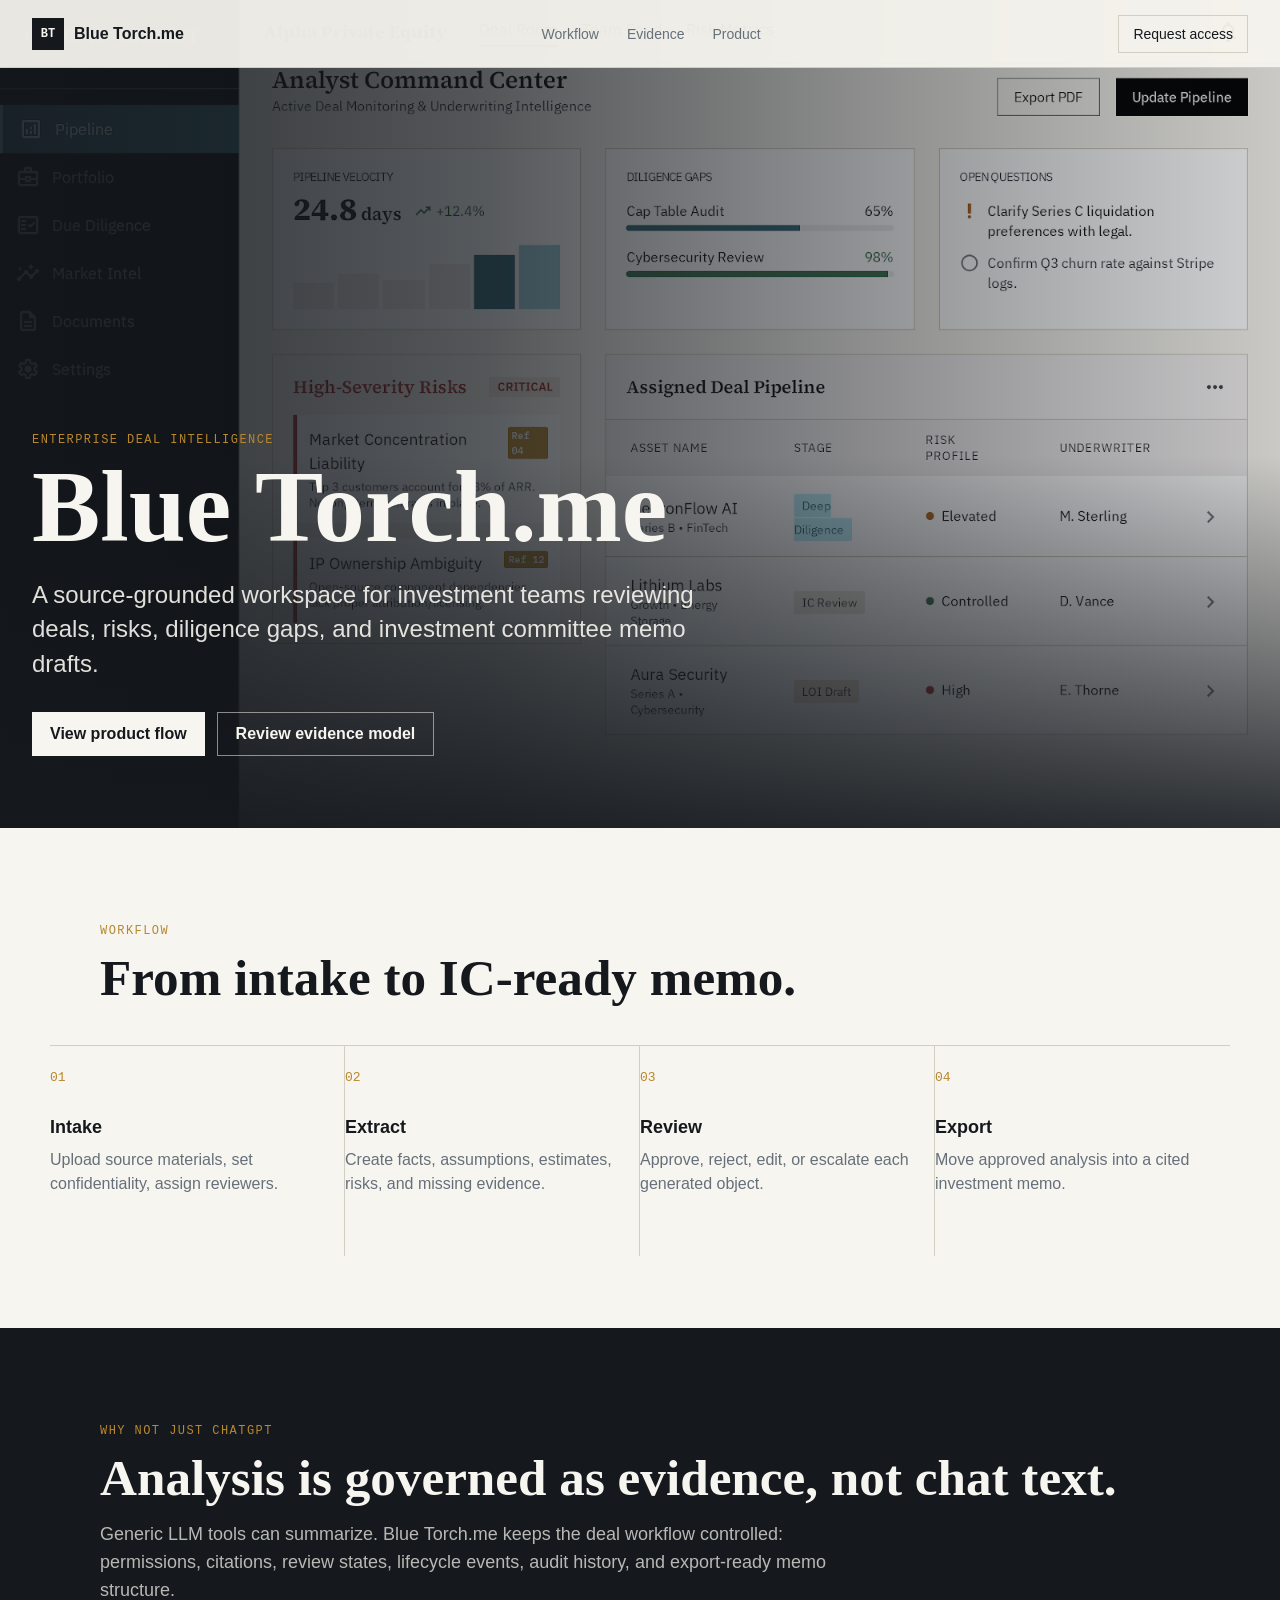
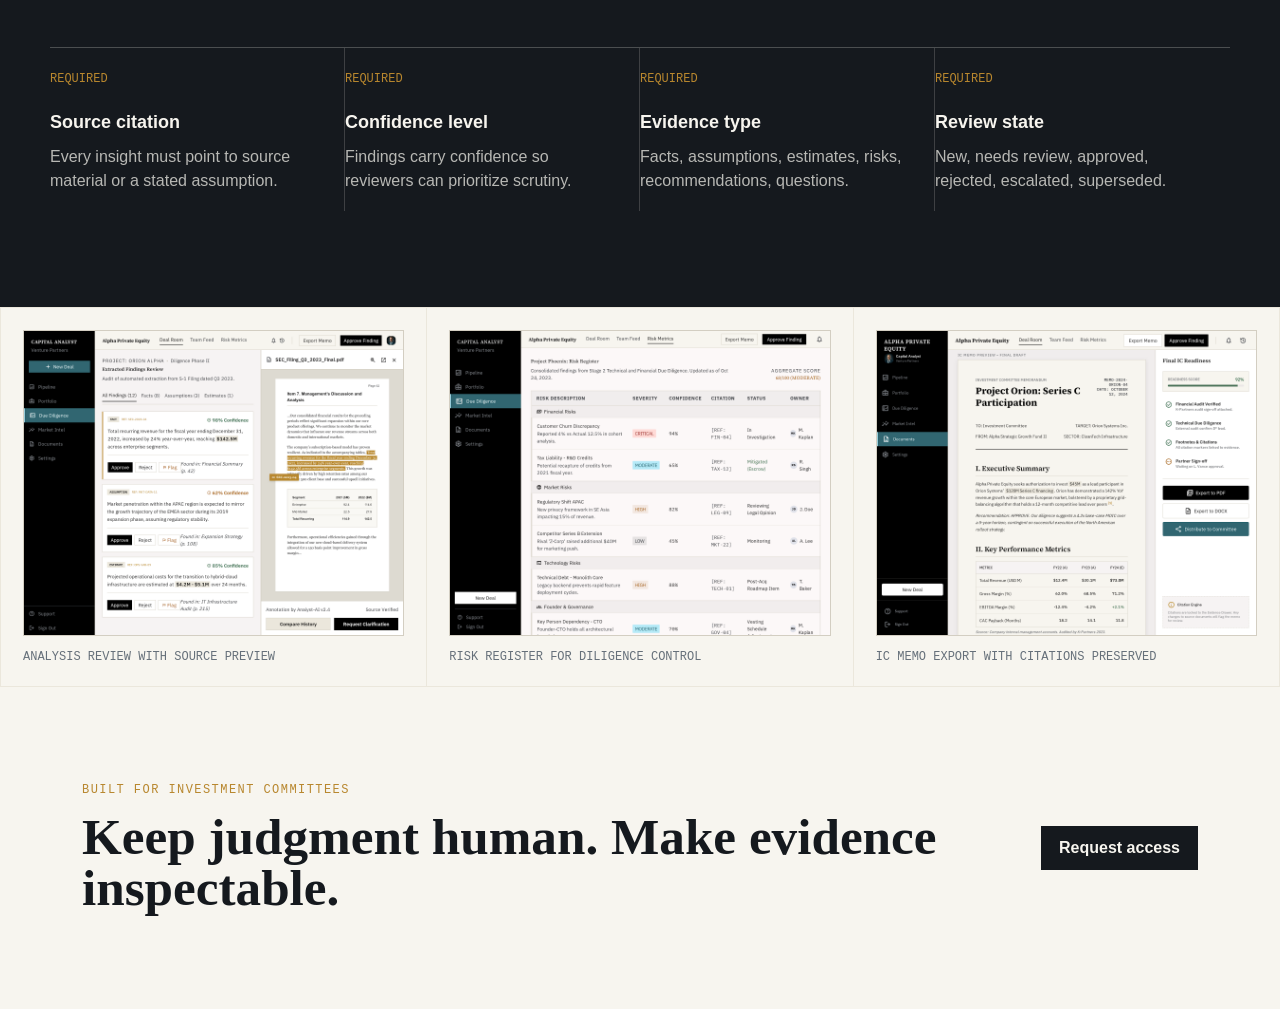
<file: public/index.html>
<!doctype html>
<html lang="en">
  <head>
    <meta charset="utf-8" />
    <meta name="viewport" content="width=device-width, initial-scale=1" />
    <title>Blue Torch.me | Evidence-Grounded Deal Intelligence</title>
    <meta
      name="description"
      content="Blue Torch.me helps VC and private equity teams turn confidential deal materials into source-linked diligence, risk review, and investment memo drafts."
    />
    <link rel="stylesheet" href="./styles.css" />
  </head>
  <body>
    <header class="site-header" aria-label="Primary navigation">
      <a class="brand" href="#top" aria-label="Blue Torch.me home">
        <span class="brand-mark">BT</span>
        <span>Blue Torch.me</span>
      </a>
      <nav class="nav-links" aria-label="Page sections">
        <a href="#workflow">Workflow</a>
        <a href="#evidence">Evidence</a>
        <a href="#product">Product</a>
      </nav>
      <a class="nav-cta" href="mailto:team@bluetorch.me">Request access</a>
    </header>

    <main id="top">
      <section class="hero" aria-labelledby="hero-title">
        <img
          class="hero-image"
          src="./assets/home-dashboard.png"
          alt="Blue Torch.me home dashboard showing deal lifecycle, pending reviews, risk levels, and diligence status."
        />
        <div class="hero-shade"></div>
        <div class="hero-content">
          <p class="eyebrow">Enterprise deal intelligence</p>
          <h1 id="hero-title">Blue Torch.me</h1>
          <p class="hero-copy">
            A source-grounded workspace for investment teams reviewing deals,
            risks, diligence gaps, and investment committee memo drafts.
          </p>
          <div class="hero-actions" aria-label="Primary actions">
            <a class="button primary" href="#product">View product flow</a>
            <a class="button secondary" href="#evidence">Review evidence model</a>
          </div>
        </div>
      </section>

      <section class="section section-tight" id="workflow" aria-labelledby="workflow-title">
        <div class="section-heading">
          <p class="eyebrow">Workflow</p>
          <h2 id="workflow-title">From intake to IC-ready memo.</h2>
        </div>
        <ol class="workflow-list">
          <li>
            <span>01</span>
            <strong>Intake</strong>
            <p>Upload source materials, set confidentiality, assign reviewers.</p>
          </li>
          <li>
            <span>02</span>
            <strong>Extract</strong>
            <p>Create facts, assumptions, estimates, risks, and missing evidence.</p>
          </li>
          <li>
            <span>03</span>
            <strong>Review</strong>
            <p>Approve, reject, edit, or escalate each generated object.</p>
          </li>
          <li>
            <span>04</span>
            <strong>Export</strong>
            <p>Move approved analysis into a cited investment memo.</p>
          </li>
        </ol>
      </section>

      <section class="section evidence-section" id="evidence" aria-labelledby="evidence-title">
        <div class="section-heading">
          <p class="eyebrow">Why not just ChatGPT</p>
          <h2 id="evidence-title">Analysis is governed as evidence, not chat text.</h2>
          <p>
            Generic LLM tools can summarize. Blue Torch.me keeps the deal workflow
            controlled: permissions, citations, review states, lifecycle events,
            audit history, and export-ready memo structure.
          </p>
        </div>
        <div class="evidence-grid">
          <div class="evidence-rule">
            <span>Required</span>
            <strong>Source citation</strong>
            <p>Every insight must point to source material or a stated assumption.</p>
          </div>
          <div class="evidence-rule">
            <span>Required</span>
            <strong>Confidence level</strong>
            <p>Findings carry confidence so reviewers can prioritize scrutiny.</p>
          </div>
          <div class="evidence-rule">
            <span>Required</span>
            <strong>Evidence type</strong>
            <p>Facts, assumptions, estimates, risks, recommendations, questions.</p>
          </div>
          <div class="evidence-rule">
            <span>Required</span>
            <strong>Review state</strong>
            <p>New, needs review, approved, rejected, escalated, superseded.</p>
          </div>
        </div>
      </section>

      <section class="product-strip" id="product" aria-label="Product screenshots">
        <figure>
          <img
            src="./assets/analysis-review.png"
            alt="Analysis Review screen showing AI-extracted findings with citation, confidence, evidence type, and source preview."
          />
          <figcaption>Analysis Review with source preview</figcaption>
        </figure>
        <figure>
          <img
            src="./assets/risk-register.png"
            alt="Risk Register screen showing categorized risks with severity, confidence, citation, status, and owner."
          />
          <figcaption>Risk Register for diligence control</figcaption>
        </figure>
        <figure>
          <img
            src="./assets/memo-export.png"
            alt="Investment memo export preview showing approved evidence and diligence gaps."
          />
          <figcaption>IC memo export with citations preserved</figcaption>
        </figure>
      </section>

      <section class="section final-cta" aria-labelledby="cta-title">
        <div>
          <p class="eyebrow">Built for investment committees</p>
          <h2 id="cta-title">Keep judgment human. Make evidence inspectable.</h2>
        </div>
        <a class="button primary" href="mailto:team@bluetorch.me">Request access</a>
      </section>
    </main>
  </body>
</html>
</file>
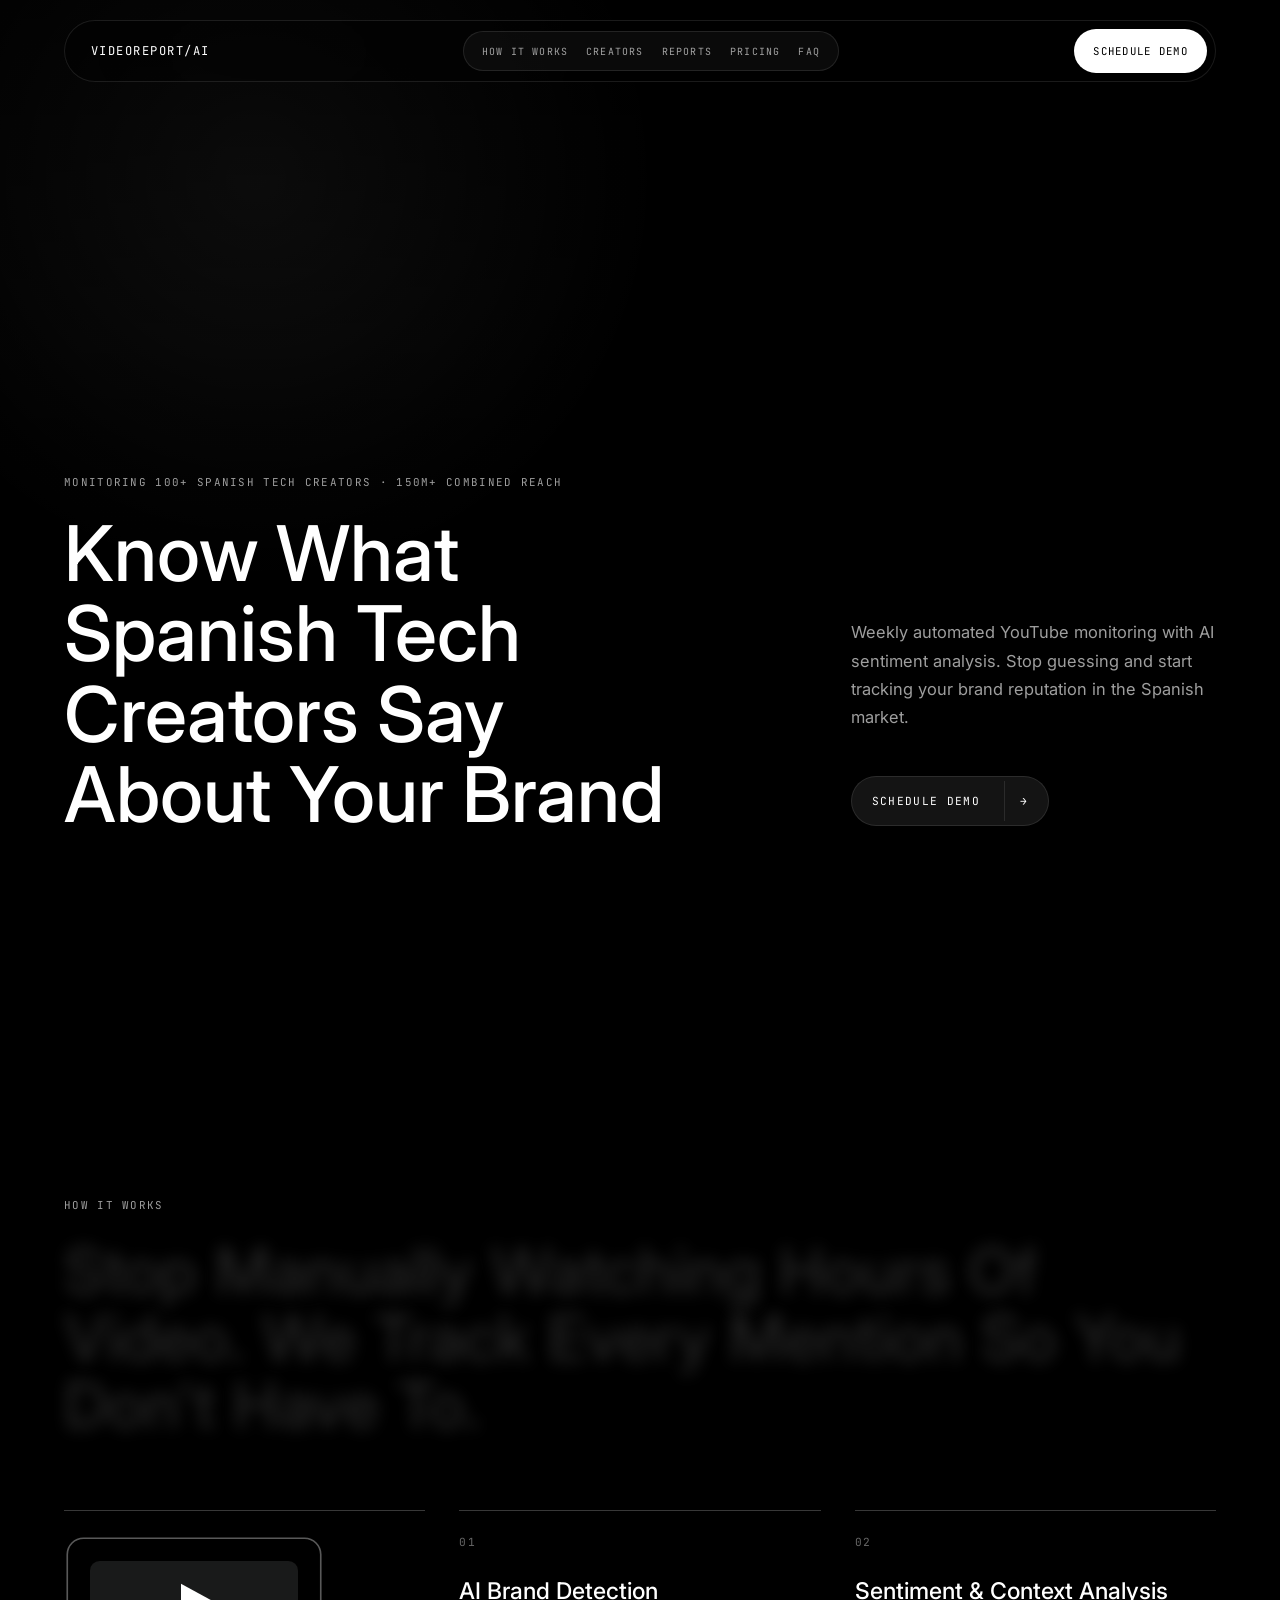
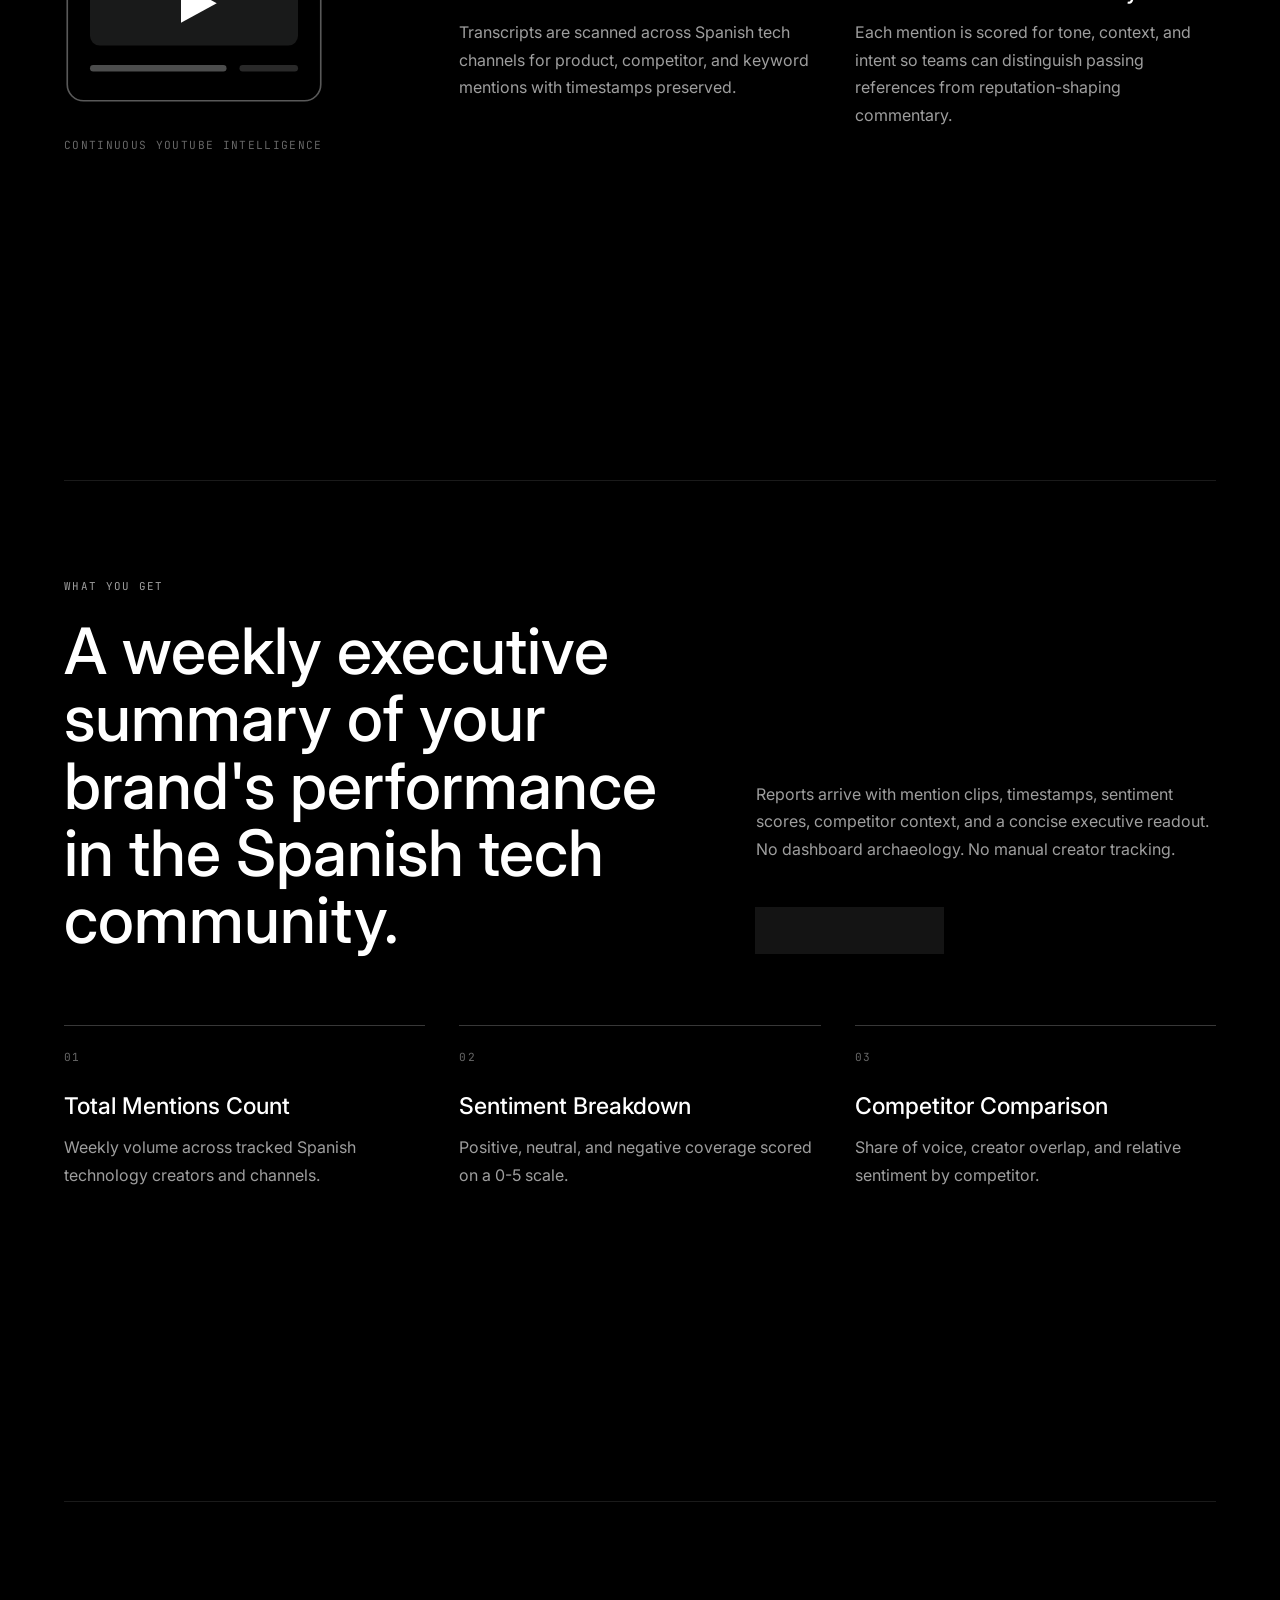
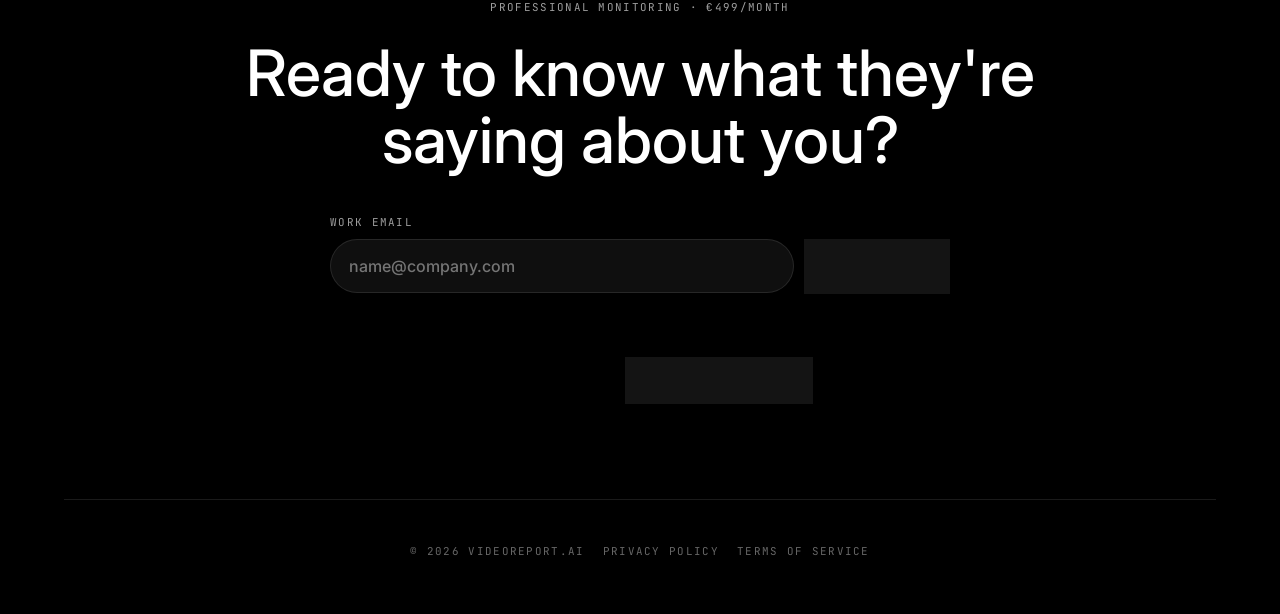
<file: session16/videoreport-ai/index.html>
<!doctype html>
<html lang="en">
  <head>
    <meta charset="utf-8" />
    <meta name="viewport" content="width=device-width, initial-scale=1" />
    <title>Videoreport.ai — Spanish Tech Creator Brand Monitoring</title>
    <meta
      name="description"
      content="Weekly automated YouTube monitoring with AI sentiment analysis. Track what 100+ Spanish tech creators say about your brand."
    />
    <meta property="og:title" content="Videoreport.ai — Spanish Tech Creator Brand Monitoring" />
    <meta
      property="og:description"
      content="Weekly automated YouTube monitoring with AI sentiment analysis. Track what 100+ Spanish tech creators say about your brand."
    />
    <link rel="stylesheet" href="./styles.css" />
  </head>
  <body>
    <video
      class="background-video"
      muted
      playsinline
      preload="auto"
      src="https://d8j0ntlcm91z4.cloudfront.net/user_38xzZboKViGWJOttwIXH07lWA1P/hf_20260417_110451_9f82b157-dc92-4a9f-a341-c25594ec20e1.mp4"
    ></video>
    <div class="video-overlay" aria-hidden="true"></div>

    <header class="site-header" id="siteHeader">
      <a class="wordmark" href="#top" aria-label="Videoreport.ai home">VIDEOREPORT/AI</a>
      <nav class="nav-links" aria-label="Primary navigation">
        <a href="#how">HOW IT WORKS</a>
        <a href="#creators">CREATORS</a>
        <a href="#reports">REPORTS</a>
        <a href="#pricing">PRICING</a>
        <a href="#faq">FAQ</a>
      </nav>
      <a class="header-cta" href="#demo">SCHEDULE DEMO</a>
    </header>

    <main id="top">
      <section class="hero section-shell" aria-labelledby="hero-title">
        <div class="hero-copy reveal">
          <p class="eyebrow">Monitoring 100+ Spanish tech creators · 150M+ combined reach</p>
          <h1 id="hero-title">Know What Spanish Tech Creators Say About Your Brand</h1>
        </div>
        <div class="hero-side reveal">
          <p>
            Weekly automated YouTube monitoring with AI sentiment analysis. Stop guessing and start
            tracking your brand reputation in the Spanish market.
          </p>
          <a class="split-cta" href="#demo">
            <span>SCHEDULE DEMO</span>
            <span aria-hidden="true">&rarr;</span>
          </a>
        </div>
      </section>

      <div class="spacer" aria-hidden="true"></div>

      <section class="section-shell work-section" id="how" aria-labelledby="how-title">
        <p class="eyebrow">How it works</p>
        <h2 id="how-title" class="scroll-words">
          Stop Manually Watching Hours Of Video. We Track Every Mention So You Don't Have To.
        </h2>
        <div class="process-grid">
          <article class="process-item reveal" id="creators">
            <svg class="player-icon" viewBox="0 0 160 104" role="img" aria-label="Video player">
              <rect x="2" y="2" width="156" height="100" rx="10" fill="none" stroke="currentColor" opacity="0.35" />
              <rect x="16" y="16" width="128" height="52" rx="6" fill="currentColor" opacity="0.1" />
              <path d="M72 30v24l22-12-22-12Z" fill="currentColor" />
              <rect x="16" y="80" width="84" height="4" rx="2" fill="currentColor" opacity="0.3" />
              <rect x="108" y="80" width="36" height="4" rx="2" fill="currentColor" opacity="0.16" />
            </svg>
            <p class="mono-label">Continuous YouTube intelligence</p>
          </article>
          <article class="process-item reveal">
            <span class="step-number">01</span>
            <h3>AI Brand Detection</h3>
            <p>
              Transcripts are scanned across Spanish tech channels for product, competitor, and
              keyword mentions with timestamps preserved.
            </p>
          </article>
          <article class="process-item reveal">
            <span class="step-number">02</span>
            <h3>Sentiment & Context Analysis</h3>
            <p>
              Each mention is scored for tone, context, and intent so teams can distinguish passing
              references from reputation-shaping commentary.
            </p>
          </article>
        </div>
      </section>

      <div class="spacer" aria-hidden="true"></div>

      <section class="section-shell report-section" id="reports" aria-labelledby="reports-title">
        <div class="report-lede reveal">
          <p class="eyebrow">What you get</p>
          <h2 id="reports-title">
            A weekly executive summary of your brand's performance in the Spanish tech community.
          </h2>
        </div>
        <div class="report-copy reveal">
          <p>
            Reports arrive with mention clips, timestamps, sentiment scores, competitor context, and
            a concise executive readout. No dashboard archaeology. No manual creator tracking.
          </p>
          <a class="glass-button" href="#demo">VIEW SAMPLE REPORT</a>
        </div>
        <div class="feature-grid">
          <article class="feature reveal">
            <span>01</span>
            <h3>Total Mentions Count</h3>
            <p>Weekly volume across tracked Spanish technology creators and channels.</p>
          </article>
          <article class="feature reveal">
            <span>02</span>
            <h3>Sentiment Breakdown</h3>
            <p>Positive, neutral, and negative coverage scored on a 0-5 scale.</p>
          </article>
          <article class="feature reveal">
            <span>03</span>
            <h3>Competitor Comparison</h3>
            <p>Share of voice, creator overlap, and relative sentiment by competitor.</p>
          </article>
        </div>
      </section>

      <div class="spacer" aria-hidden="true"></div>

      <section class="section-shell final-section" id="pricing" aria-labelledby="final-title">
        <p class="eyebrow">Professional Monitoring · €499/month</p>
        <h2 id="final-title">Ready to know what they're saying about you?</h2>
        <form class="lead-form" id="demo" aria-label="Schedule demo form">
          <label for="email">Work email</label>
          <div class="form-row">
            <input id="email" name="email" type="email" placeholder="name@company.com" required />
            <button type="submit">SCHEDULE DEMO</button>
          </div>
          <p class="form-status" id="formStatus" role="status" aria-live="polite"></p>
        </form>
        <div class="final-actions">
          <a class="glass-button primary" href="#demo">SCHEDULE DEMO</a>
          <a class="glass-button" href="mailto:contact@videoreport.ai">VIEW SAMPLE REPORT</a>
        </div>
      </section>
    </main>

    <footer class="site-footer" id="faq">
      <span>© 2026 Videoreport.ai</span>
      <a href="mailto:contact@videoreport.ai">Privacy Policy</a>
      <a href="mailto:contact@videoreport.ai">Terms of Service</a>
    </footer>

    <script src="./app.js"></script>
  </body>
</html>
</file>
<file: public/styles.css>
:root {
  --ink: #15191e;
  --aegean: #255b66;
  --brass: #b8872e;
  --paper: #f7f5ef;
  --porcelain: #ebe7dc;
  --rule: #d3cec2;
  --slate: #66707a;
  --success: #3f6b4f;
  --error: #9e3b35;
  color-scheme: light;
}

* {
  box-sizing: border-box;
}

html {
  scroll-behavior: smooth;
}

body {
  margin: 0;
  background: var(--paper);
  color: var(--ink);
  font-family: "IBM Plex Sans", "Helvetica Neue", Arial, sans-serif;
  letter-spacing: 0;
}

a {
  color: inherit;
  text-decoration: none;
}

.site-header {
  align-items: center;
  background: rgba(247, 245, 239, 0.94);
  border-bottom: 1px solid var(--rule);
  display: flex;
  height: 68px;
  justify-content: space-between;
  left: 0;
  padding: 0 32px;
  position: fixed;
  right: 0;
  top: 0;
  z-index: 10;
}

.brand {
  align-items: center;
  display: inline-flex;
  font-weight: 600;
  gap: 10px;
}

.brand-mark {
  align-items: center;
  background: var(--ink);
  color: var(--paper);
  display: inline-flex;
  font-family: "IBM Plex Mono", monospace;
  font-size: 12px;
  height: 32px;
  justify-content: center;
  width: 32px;
}

.nav-links {
  display: flex;
  gap: 28px;
  font-size: 14px;
  color: var(--slate);
}

.nav-links a:hover,
.nav-cta:hover {
  color: var(--aegean);
}

.nav-cta {
  border: 1px solid var(--rule);
  font-size: 14px;
  padding: 10px 14px;
}

.hero {
  min-height: 92vh;
  position: relative;
  display: flex;
  align-items: flex-end;
  overflow: hidden;
  padding: 140px 32px 72px;
}

.hero-image,
.hero-shade {
  inset: 0;
  position: absolute;
}

.hero-image {
  height: 100%;
  object-fit: cover;
  object-position: center top;
  width: 100%;
}

.hero-shade {
  background:
    linear-gradient(90deg, rgba(21, 25, 30, 0.9) 0%, rgba(21, 25, 30, 0.72) 38%, rgba(21, 25, 30, 0.2) 100%),
    linear-gradient(0deg, rgba(21, 25, 30, 0.88) 0%, rgba(21, 25, 30, 0) 45%);
}

.hero-content {
  color: var(--paper);
  max-width: 760px;
  position: relative;
  z-index: 1;
}

.eyebrow {
  color: var(--brass);
  font-family: "IBM Plex Mono", monospace;
  font-size: 12px;
  font-weight: 500;
  letter-spacing: 0.12em;
  margin: 0 0 14px;
  text-transform: uppercase;
}

h1,
h2 {
  font-family: "Source Serif 4", Georgia, serif;
  letter-spacing: 0;
  margin: 0;
}

h1 {
  font-size: clamp(58px, 8vw, 116px);
  line-height: 0.9;
}

h2 {
  font-size: clamp(34px, 4vw, 58px);
  line-height: 1;
}

.hero-copy {
  color: rgba(247, 245, 239, 0.9);
  font-size: clamp(18px, 2vw, 24px);
  line-height: 1.45;
  max-width: 680px;
}

.hero-actions {
  display: flex;
  flex-wrap: wrap;
  gap: 12px;
  margin-top: 30px;
}

.button {
  align-items: center;
  display: inline-flex;
  font-weight: 600;
  min-height: 44px;
  padding: 12px 18px;
}

.button.primary {
  background: var(--paper);
  color: var(--ink);
}

.button.secondary {
  border: 1px solid rgba(247, 245, 239, 0.52);
  color: var(--paper);
}

.section {
  padding: 96px 32px;
}

.section-tight {
  padding-bottom: 72px;
}

.section-heading {
  margin: 0 auto 42px;
  max-width: 1080px;
}

.section-heading p:not(.eyebrow) {
  color: var(--slate);
  font-size: 18px;
  line-height: 1.55;
  max-width: 780px;
}

.workflow-list {
  border-top: 1px solid var(--rule);
  counter-reset: item;
  display: grid;
  grid-template-columns: repeat(4, minmax(0, 1fr));
  list-style: none;
  margin: 0 auto;
  max-width: 1180px;
  padding: 0;
}

.workflow-list li {
  border-right: 1px solid var(--rule);
  min-height: 210px;
  padding: 24px 24px 18px 0;
}

.workflow-list li:last-child {
  border-right: 0;
}

.workflow-list span {
  color: var(--brass);
  display: block;
  font-family: "IBM Plex Mono", monospace;
  font-size: 13px;
  margin-bottom: 32px;
}

.workflow-list strong {
  display: block;
  font-size: 18px;
  margin-bottom: 10px;
}

.workflow-list p {
  color: var(--slate);
  line-height: 1.5;
  margin: 0;
}

.evidence-section {
  background: var(--ink);
  color: var(--paper);
}

.evidence-section .section-heading p:not(.eyebrow) {
  color: rgba(247, 245, 239, 0.72);
}

.evidence-grid {
  border-top: 1px solid rgba(247, 245, 239, 0.24);
  display: grid;
  grid-template-columns: repeat(4, minmax(0, 1fr));
  margin: 0 auto;
  max-width: 1180px;
}

.evidence-rule {
  border-right: 1px solid rgba(247, 245, 239, 0.18);
  padding: 24px 22px 18px 0;
}

.evidence-rule:last-child {
  border-right: 0;
}

.evidence-rule span {
  color: var(--brass);
  display: block;
  font-family: "IBM Plex Mono", monospace;
  font-size: 12px;
  margin-bottom: 26px;
  text-transform: uppercase;
}

.evidence-rule strong {
  display: block;
  font-size: 18px;
  margin-bottom: 12px;
}

.evidence-rule p {
  color: rgba(247, 245, 239, 0.72);
  line-height: 1.5;
  margin: 0;
}

.product-strip {
  background: var(--porcelain);
  display: grid;
  gap: 1px;
  grid-template-columns: repeat(3, minmax(0, 1fr));
  padding: 1px;
}

figure {
  background: var(--paper);
  margin: 0;
  min-width: 0;
  padding: 22px;
}

figure img {
  border: 1px solid var(--rule);
  display: block;
  height: auto;
  width: 100%;
}

figcaption {
  color: var(--slate);
  font-family: "IBM Plex Mono", monospace;
  font-size: 12px;
  margin-top: 14px;
  text-transform: uppercase;
}

.final-cta {
  align-items: center;
  display: flex;
  gap: 24px;
  justify-content: space-between;
  margin: 0 auto;
  max-width: 1180px;
}

.final-cta .button.primary {
  background: var(--ink);
  color: var(--paper);
  flex: 0 0 auto;
}

@media (max-width: 900px) {
  .site-header {
    padding: 0 18px;
  }

  .nav-links {
    display: none;
  }

  .hero {
    min-height: 88vh;
    padding: 120px 22px 58px;
  }

  .hero-shade {
    background: linear-gradient(0deg, rgba(21, 25, 30, 0.92) 0%, rgba(21, 25, 30, 0.54) 100%);
  }

  .section {
    padding: 72px 22px;
  }

  .workflow-list,
  .evidence-grid,
  .product-strip {
    grid-template-columns: 1fr;
  }

  .workflow-list li,
  .evidence-rule {
    border-right: 0;
    border-bottom: 1px solid var(--rule);
    min-height: auto;
    padding: 22px 0;
  }

  .evidence-rule {
    border-bottom-color: rgba(247, 245, 239, 0.18);
  }

  .final-cta {
    align-items: flex-start;
    flex-direction: column;
  }
}
</file>
<file: session16/videoreport-ai/styles.css>
@import url("https://fonts.googleapis.com/css2?family=Inter:wght@400;500;600&family=JetBrains+Mono:wght@500;600&display=swap");

:root {
  color-scheme: dark;
  --background: oklch(0 0 0);
  --foreground: oklch(1 0 0);
  --muted: rgb(255 255 255 / 0.62);
  --faint: rgb(255 255 255 / 0.4);
  --border: rgb(255 255 255 / 0.1);
  --border-strong: rgb(255 255 255 / 0.22);
  --glass: rgb(255 255 255 / 0.08);
  --glass-strong: rgb(255 255 255 / 0.14);
  --black-soft: rgb(26 26 26 / 0.4);
  --sans: "Inter", system-ui, -apple-system, BlinkMacSystemFont, "Segoe UI", sans-serif;
  --mono: "JetBrains Mono", "SFMono-Regular", Consolas, monospace;
}

* {
  box-sizing: border-box;
}

html {
  scroll-behavior: smooth;
  background: var(--background);
}

body {
  margin: 0;
  min-height: 100vh;
  background: var(--background);
  color: var(--foreground);
  font-family: var(--sans);
  overflow-x: hidden;
}

a {
  color: inherit;
  text-decoration: none;
}

.background-video {
  position: fixed;
  inset: 0;
  z-index: 0;
  width: 100vw;
  height: 100vh;
  object-fit: cover;
  opacity: 0.8;
  transform: scale(1.05);
  pointer-events: none;
}

.video-overlay {
  position: fixed;
  inset: 0;
  z-index: 1;
  pointer-events: none;
  background:
    linear-gradient(180deg, rgb(0 0 0 / 0.6), rgb(0 0 0 / 0.3) 38%, rgb(0 0 0 / 0.84)),
    radial-gradient(circle at 20% 20%, rgb(255 255 255 / 0.08), transparent 32%),
    linear-gradient(90deg, rgb(0 0 0 / 0.78), rgb(0 0 0 / 0.24), rgb(0 0 0 / 0.76));
}

.site-header {
  position: fixed;
  top: 20px;
  left: 50%;
  z-index: 50;
  display: grid;
  grid-template-columns: auto 1fr auto;
  align-items: center;
  gap: 18px;
  width: 90%;
  max-width: 1260px;
  min-height: 58px;
  padding: 8px;
  border: 1px solid var(--border);
  border-radius: 999px;
  background: rgb(0 0 0 / 0.28);
  backdrop-filter: blur(80px);
  transform: translateX(-50%) translateY(0);
  transition: transform 120ms linear;
}

.wordmark,
.eyebrow,
.mono-label,
.step-number,
.feature span,
.header-cta,
.glass-button,
.lead-form label,
.lead-form button,
.site-footer {
  font-family: var(--mono);
  letter-spacing: 0.12em;
  text-transform: uppercase;
}

.wordmark {
  padding: 0 18px;
  font-size: 0.76rem;
  white-space: nowrap;
}

.nav-links {
  justify-self: center;
  display: flex;
  align-items: center;
  gap: 18px;
  min-height: 40px;
  padding: 0 18px;
  border: 1px solid var(--border);
  border-radius: 999px;
  background: var(--black-soft);
  backdrop-filter: blur(80px);
}

.nav-links a {
  font-family: var(--mono);
  font-size: 0.62rem;
  letter-spacing: 0.12em;
  color: var(--muted);
}

.nav-links a:hover,
.site-footer a:hover {
  color: var(--foreground);
}

.header-cta,
.glass-button,
.split-cta,
.lead-form button {
  border: 1px solid var(--border);
  border-radius: 999px;
  background: var(--glass);
  backdrop-filter: blur(80px);
  color: var(--foreground);
  transition: background 180ms ease, color 180ms ease, border-color 180ms ease;
}

.header-cta {
  padding: 14px 18px;
  font-size: 0.67rem;
  background: var(--foreground);
  color: var(--background);
}

.header-cta:hover,
.glass-button:hover,
.split-cta:hover,
.lead-form button:hover {
  border-color: rgb(255 255 255 / 0.5);
  background: var(--foreground);
  color: var(--background);
}

main,
.site-footer {
  position: relative;
  z-index: 2;
}

.section-shell {
  width: 90%;
  max-width: 1260px;
  margin: 0 auto;
}

.hero {
  display: grid;
  grid-template-columns: repeat(12, minmax(0, 1fr));
  align-items: end;
  min-height: 100vh;
  gap: 28px;
  padding: 22vh 0 64px;
}

.hero-copy {
  grid-column: 1 / span 7;
}

.hero-side {
  grid-column: 9 / span 4;
  display: grid;
  gap: 28px;
  justify-items: start;
  padding-bottom: 10px;
}

.eyebrow {
  margin: 0 0 22px;
  color: var(--muted);
  font-size: 0.68rem;
}

h1,
h2,
h3,
p {
  margin-top: 0;
}

h1,
h2 {
  font-weight: 500;
  letter-spacing: 0;
  line-height: 1.05;
}

h1 {
  max-width: 860px;
  margin-bottom: 0;
  font-size: clamp(2.5rem, 6vw, 5rem);
}

h2 {
  margin-bottom: 0;
  font-size: clamp(2.25rem, 5vw, 4.5rem);
}

h3 {
  margin-bottom: 14px;
  font-size: clamp(1.1rem, 1.8vw, 1.45rem);
  font-weight: 500;
  letter-spacing: 0;
}

p {
  color: var(--muted);
  font-size: 1rem;
  line-height: 1.72;
}

.hero-side p {
  max-width: 460px;
  font-size: 1.03rem;
}

.split-cta {
  display: inline-flex;
  align-items: center;
  gap: 8px;
  min-height: 48px;
  padding: 4px;
  font-family: var(--mono);
  font-size: 0.7rem;
  letter-spacing: 0.12em;
}

.split-cta span {
  display: inline-flex;
  align-items: center;
  min-height: 40px;
  padding: 0 16px;
}

.split-cta span + span {
  justify-content: center;
  width: 40px;
  padding: 0;
  border-left: 1px solid var(--border);
}

.spacer {
  height: 200px;
}

.work-section,
.report-section,
.final-section {
  padding: 96px 0;
}

.process-grid,
.feature-grid {
  display: grid;
  grid-template-columns: repeat(3, minmax(0, 1fr));
  gap: 34px;
  margin-top: 72px;
}

.process-item,
.feature {
  border-top: 1px solid var(--border-strong);
  padding-top: 24px;
}

.player-icon {
  width: min(100%, 260px);
  margin-bottom: 28px;
  color: var(--foreground);
}

.mono-label,
.step-number,
.feature span {
  display: block;
  margin-bottom: 28px;
  color: var(--faint);
  font-size: 0.7rem;
}

.report-section {
  display: grid;
  grid-template-columns: repeat(12, minmax(0, 1fr));
  column-gap: 34px;
  border-top: 1px solid var(--border);
}

.report-lede {
  grid-column: 1 / span 7;
}

.report-copy {
  grid-column: 8 / span 5;
  align-self: end;
  display: grid;
  gap: 28px;
  justify-items: start;
}

.feature-grid {
  grid-column: 1 / -1;
}

.glass-button {
  display: inline-flex;
  align-items: center;
  justify-content: center;
  min-height: 46px;
  padding: 0 18px;
  font-size: 0.68rem;
}

.glass-button.primary {
  background: var(--foreground);
  color: var(--background);
}

.glass-button.primary:hover {
  background: var(--glass);
  color: var(--foreground);
}

.final-section {
  display: grid;
  justify-items: center;
  text-align: center;
  border-top: 1px solid var(--border);
}

.final-section h2 {
  max-width: 920px;
}

.lead-form {
  width: min(100%, 620px);
  margin: 42px auto 24px;
  text-align: left;
}

.lead-form label {
  display: block;
  margin-bottom: 10px;
  color: var(--muted);
  font-size: 0.68rem;
}

.form-row {
  display: grid;
  grid-template-columns: 1fr auto;
  gap: 10px;
}

.lead-form input {
  width: 100%;
  min-height: 54px;
  border: 1px solid var(--border);
  border-radius: 999px;
  padding: 0 18px;
  background: rgb(255 255 255 / 0.06);
  color: var(--foreground);
  font: 500 1rem var(--sans);
  outline: none;
}

.lead-form input:focus {
  border-color: rgb(255 255 255 / 0.52);
}

.lead-form button {
  min-height: 54px;
  padding: 0 18px;
  font-size: 0.68rem;
  cursor: pointer;
}

.form-status {
  min-height: 28px;
  margin: 12px 0 0;
  color: var(--foreground);
  font-size: 0.9rem;
}

.final-actions {
  display: flex;
  flex-wrap: wrap;
  gap: 12px;
  justify-content: center;
}

.site-footer {
  display: flex;
  flex-wrap: wrap;
  align-items: center;
  justify-content: center;
  gap: 18px;
  width: 90%;
  max-width: 1260px;
  margin: 0 auto;
  padding: 44px 0 56px;
  border-top: 1px solid var(--border);
  color: var(--faint);
  font-size: 0.68rem;
}

.reveal {
  opacity: 0;
  transform: translateY(20px);
  transition: opacity 1000ms cubic-bezier(0.16, 1, 0.3, 1), transform 1000ms cubic-bezier(0.16, 1, 0.3, 1);
}

.reveal.is-visible {
  opacity: 1;
  transform: translateY(0);
}

.scroll-words {
  display: flex;
  flex-wrap: wrap;
  gap: 0 0.28em;
}

.scroll-words span {
  display: inline-block;
  opacity: var(--word-opacity, 0.18);
  filter: blur(var(--word-blur, 8px));
  transition: opacity 80ms linear, filter 80ms linear;
}

@media (max-width: 920px) {
  .site-header {
    grid-template-columns: 1fr auto;
    width: calc(100% - 28px);
  }

  .nav-links {
    display: none;
  }

  .wordmark {
    padding-left: 12px;
  }

  .hero,
  .report-section {
    grid-template-columns: 1fr;
  }

  .hero-copy,
  .hero-side,
  .report-lede,
  .report-copy {
    grid-column: 1;
  }

  .hero {
    padding-top: 18vh;
  }

  .process-grid,
  .feature-grid {
    grid-template-columns: 1fr;
    gap: 42px;
  }
}

@media (max-width: 640px) {
  .header-cta {
    padding: 12px;
    font-size: 0.58rem;
  }

  .eyebrow {
    font-size: 0.6rem;
  }

  h1 {
    font-size: clamp(2.45rem, 14vw, 4rem);
  }

  .form-row {
    grid-template-columns: 1fr;
  }

  .lead-form button {
    width: 100%;
  }
}
</file>
